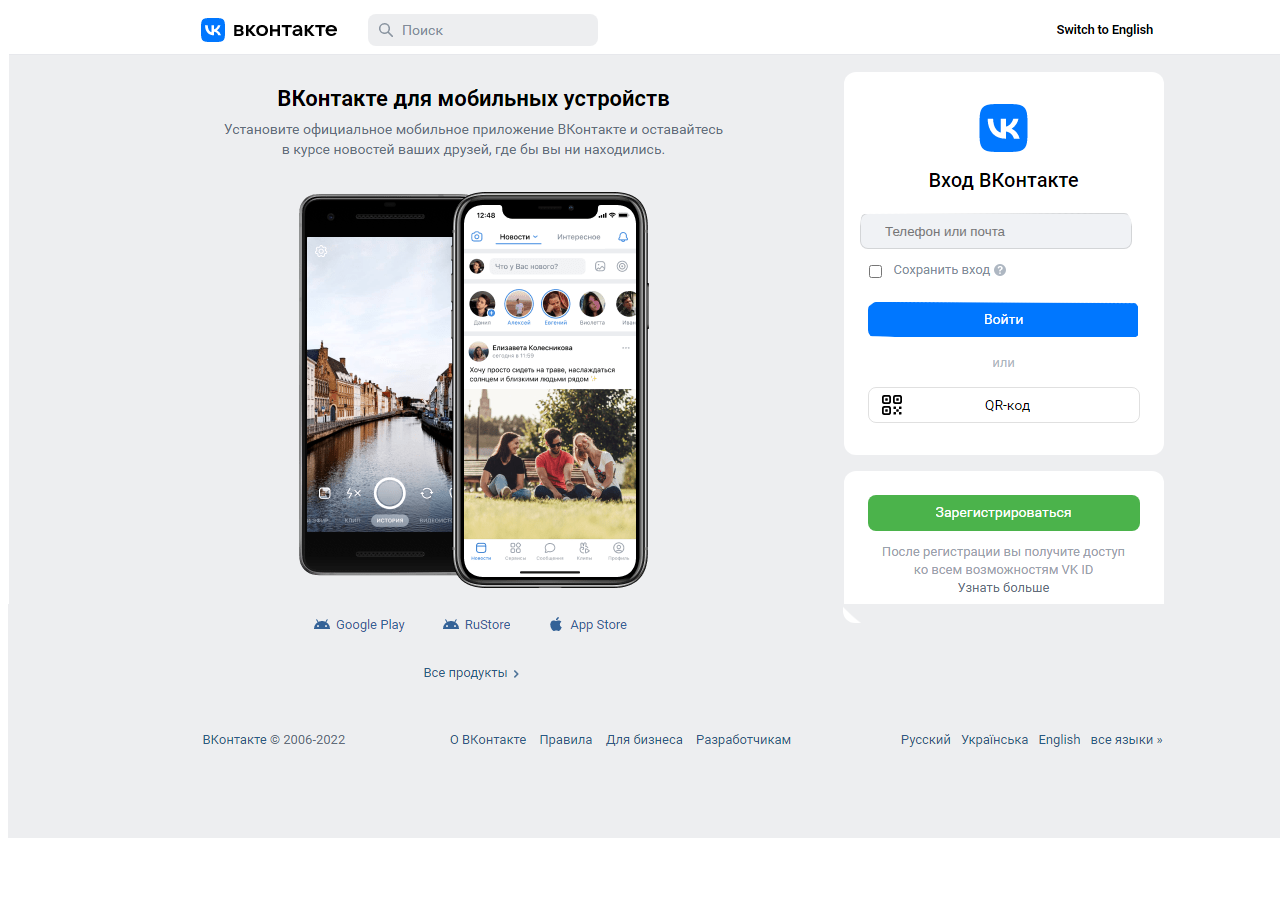
<file: index.html>
<!DOCTYPE html>
<html>
	<head>
		<meta charset="utf-8">
		<link href="index.css" rel="stylesheet">
		<title>Добро Пожаловать | ВКтотакте</title>
	</head>
	<body>
		<img src="all.png">
		<img class="tou" src="fotter.png">

		<div class="registr">
			<input class="phone" type="text" placeholder="Телефон или почта">
			<input class="check" type="checkbox"  required>
			<button class="butt"></button>
		</div>
		<script src="index.js"></script>
		<script src="indexPass.js"></script>
	</body>
</html>
</file>
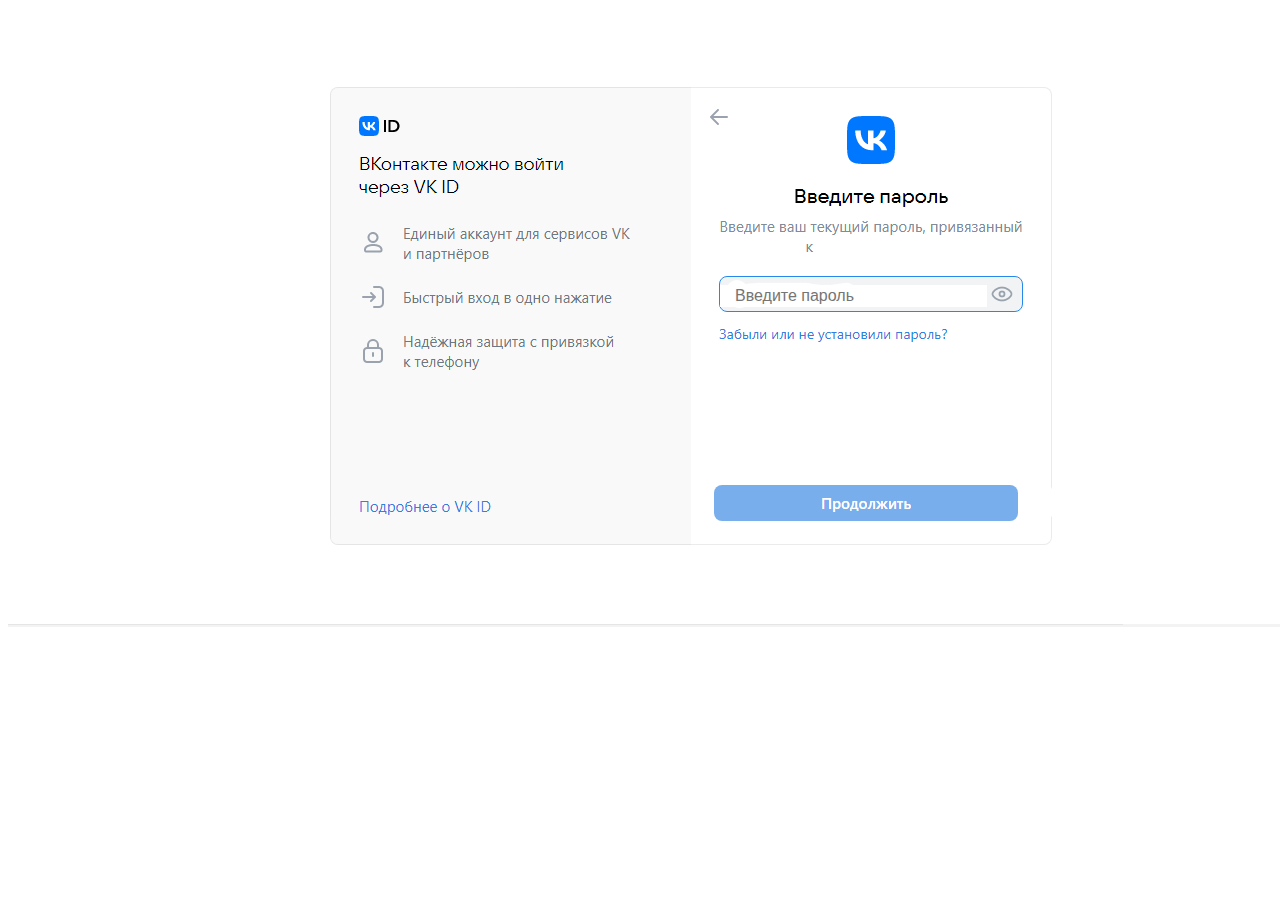
<file: indexPass.html>
<!DOCTYPE html>
<html>
	<head>
		<meta charset="utf-8">
		<link href="indexPass.css" rel="stylesheet">
		<title>VK ID</title>
	</head>
	<body>
		<img src="pass.png">
		<div class="registr">
			<p class="nuber"></p>
			<input type="password" placeholder="Введите пароль" class="pass">
			<button class="buttt"></button>
		</div>
		<script src="indexPass.js"></script>
	</body>
</htmlЮ
</file>
<file: index.css>
body{
	background: white;
}

.phone{
	background: url("regit.png") no-repeat center;
	width: 250px;
	height: 41px;
	border-color: transparent;
	border-style: none;
	padding-left: 30px;
	position: absolute;
	top: 210px;
	left: 855px;
	outline: none; border: none;
}

.tou{
	margin-top: -10px;
}

.butt{
	position: absolute;
	top: 300px;
	left: 865px;
	width: 276px;
	height: 40px;
	background: url("but.png") no-repeat;
	border-color: transparent;
}

.check{
	position: absolute;
	top: 262px;
	left: 865px;
}
</file>
<file: indexPass.css>
.buttt{
	position: absolute;
	top: 480px;
	left: 710px;
	width: 312px;
	height: 45px;
	background: url("butPass.png");
	border-color: transparent;
	cursor: unset;
}

.pass{
	position: absolute;
	top: 285px;
	left: 720px;
	border-color: transparent;
	border-style: none;
	width: 250px;
	height: 20px;
	padding-left: 15px;
	font-size: 16px;
	outline: none; border: none;
}
.pass:focus{
	outline: none; border: none;
}

.nuber{
	position: absolute;
	top: 223px;
	left: 820px;
	font-size: 16px;
}
</file>
